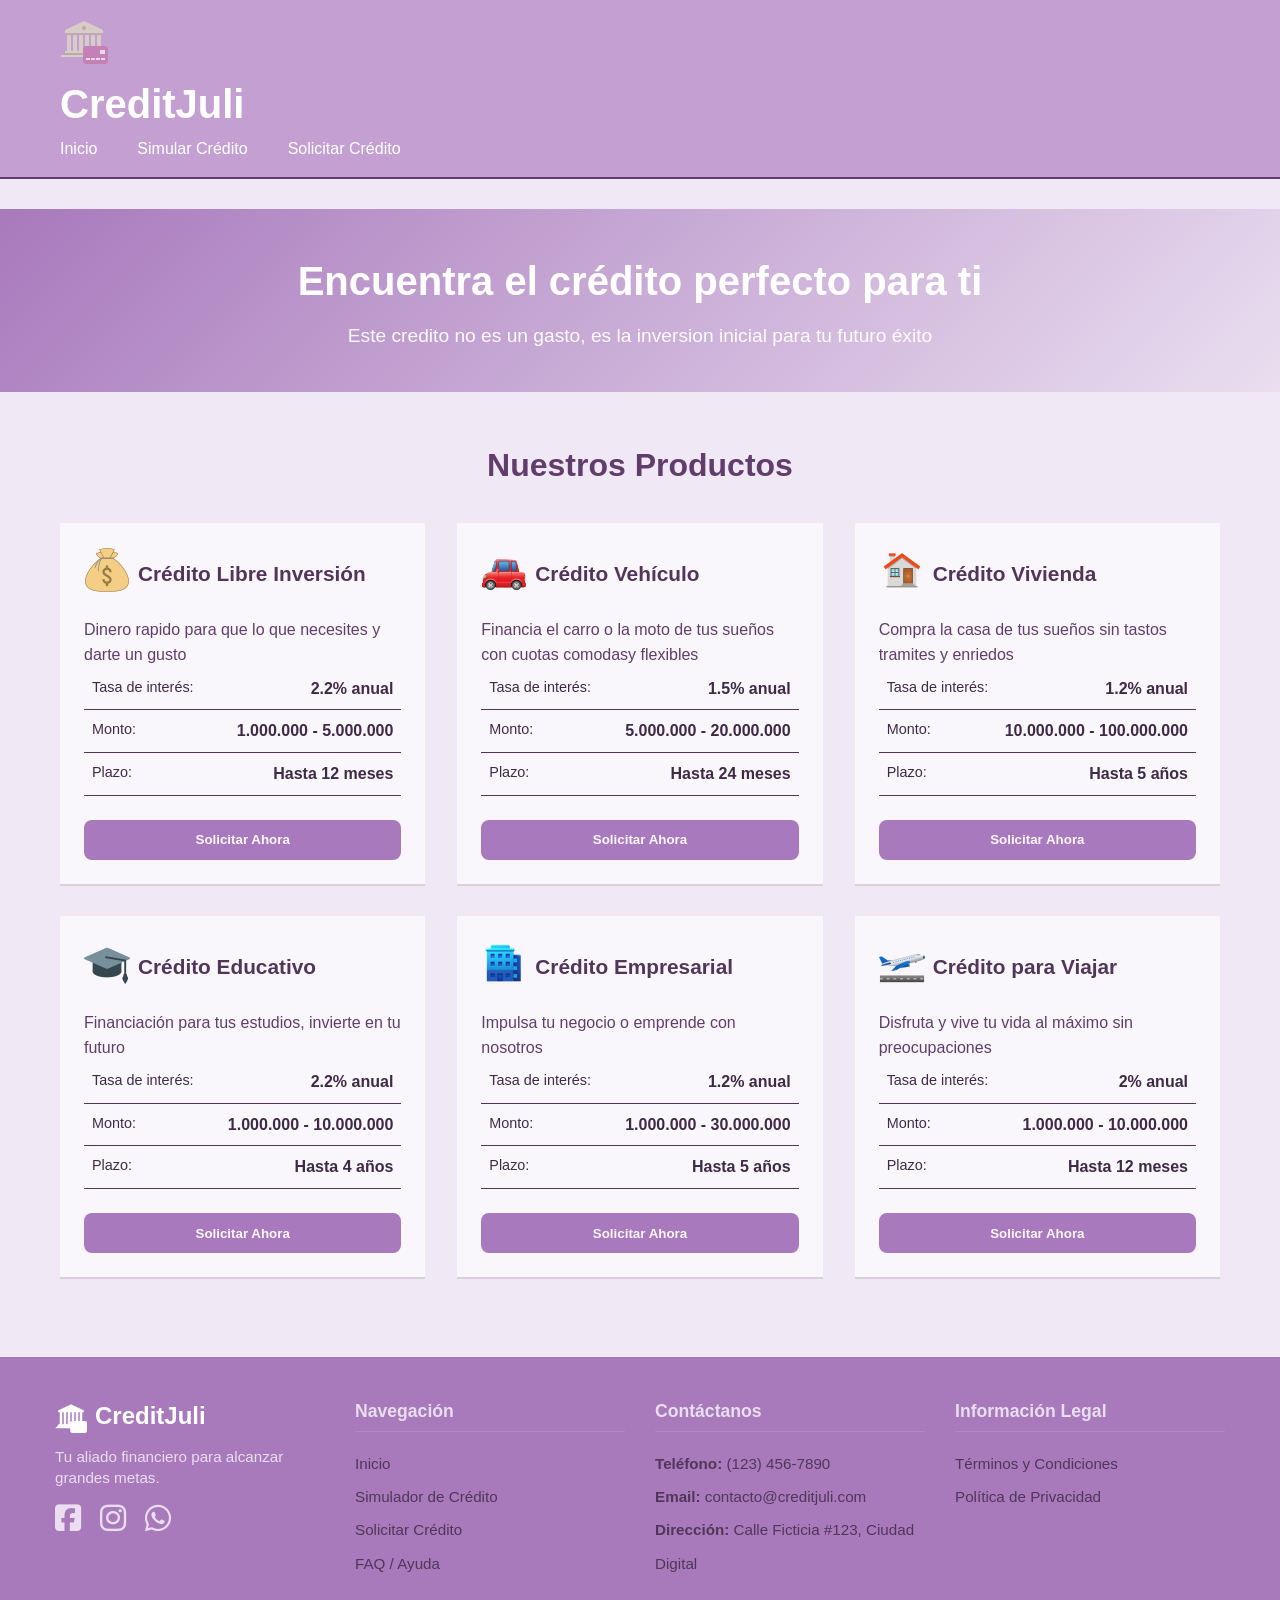
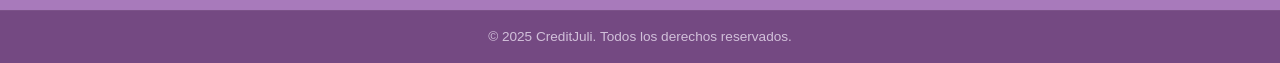
<file: index.html>
<!DOCTYPE html>
<html lang="en">
<head>
    <link rel="stylesheet" href="https://cdnjs.cloudflare.com/ajax/libs/font-awesome/6.5.1/css/all.min.css">
    <meta charset="UTF-8">
    <meta name="viewport" content="width=device-width, initial-scale=1.0">
    <title>CreditJuli</title>
    <link rel="stylesheet" href="./css/style.css">
</head>
    <!--Menu de Navegacion-->
    <!--Etiquetas Semanticas-->
    <nav class="navbar">
        <div class="container">
            <a href="index.html"class="logo-link">
                <img src="icons8-merchant-account-48.png"
                alt="CreditJuli"
                class="logo-imagen">
            </a>
            <h1 class="logo">CreditJuli</h1>
            <ul class="menu">
                <li><a href="index.html">Inicio</a></li>
                <li><a href="simulador.html">Simular Crédito</a></li>
                <li><a href="solicitar.html">Solicitar Crédito</a></li>
            </ul>
        </div>
    </nav>
    <!--Banner principal--> 
    <header class="hero"> 
        <div class="container"> 
            <h2>Encuentra el crédito perfecto para ti</h2>
            <p>Este credito no es un gasto, es la inversion inicial para tu futuro éxito</p>
        </div>
    </header>
    <!--Productos Crediticios-->
    <main class="container">
        <section class="credits-section">
            <h3>Nuestros Productos</h3>
            <div class="credits-grid">
                <!--credito 1-->
                <div class="credit-card">
                    <div class="card-header">
                        <a href="index.html"class="logo-link">
                            <img src="icons8-dollar-bag-46.png"
                            alt="Crédito Libre Inversión"
                            class="logo-imagen">
                        </a>
                    <h4>Crédito Libre Inversión
                    </h4>
                    </div>
                    <p>Dinero rapido para que lo que necesites y darte un gusto</p>
                    <div class="details">
                        <div class="detail-item">
                            <span class="label">Tasa de interés:</span>
                            <span class="value">2.2% anual</span>
                        </div>
                        <div class="detail-item">
                            <span class="label">Monto:</span>
                            <span class="value">1.000.000 - 5.000.000</span>
                        </div>
                        <div class="detail-item">
                            <span class="label">Plazo:</span>
                            <span class="value">Hasta 12 meses</span>
                        </div>
                    </div>
                    <button class="btn-primary">Solicitar Ahora</button>
                </div>


                <!--credito 2-->
                <div class="credit-card">
                    <div class="card-header">
                        <a href="index.html"class="logo-link">
                            <img src="icons8-car-46.png"
                            alt="Crédito Libre Inversión"
                            class="logo-imagen">
                        </a>
                    <h4>Crédito Vehículo
                    </h4>
                    </div>
                    <p>Financia el carro o la moto de tus sueños con cuotas comodasy flexibles</p>
                    <div class="details">
                        <div class="detail-item">
                            <span class="label">Tasa de interés:</span>
                            <span class="value">1.5% anual</span>
                        </div>
                        <div class="detail-item">
                            <span class="label">Monto:</span>
                            <span class="value">5.000.000 - 20.000.000</span>
                        </div>
                        <div class="detail-item">
                            <span class="label">Plazo:</span>
                            <span class="value">Hasta 24 meses</span>
                        </div>
                    </div>
                    <button class="btn-primary">Solicitar Ahora</button>
                </div>

                <!--credito 3-->
                <div class="credit-card">
                    <div class="card-header">
                        <a href="index.html"class="logo-link">
                            <img src="icons8-house-46.png"
                            alt="Crédito Libre Inversión"
                            class="logo-imagen">
                        </a>
                    <h4>Crédito Vivienda
                    </h4>
                    </div>
                    <p>Compra la casa de tus sueños sin  tastos tramites y enriedos</p>
                    <div class="details">
                        <div class="detail-item">
                            <span class="label">Tasa de interés:</span>
                            <span class="value">1.2% anual</span>
                        </div>
                        <div class="detail-item">
                            <span class="label">Monto:</span>
                            <span class="value">10.000.000 - 100.000.000</span>
                        </div>
                        <div class="detail-item">
                            <span class="label">Plazo:</span>
                            <span class="value">Hasta 5 años</span>
                        </div>
                    </div>
                    <button class="btn-primary">Solicitar Ahora</button>
                </div>

                <!--credito 4-->
                <div class="credit-card">
                    <div class="card-header">
                        <a href="index.html"class="logo-link">
                            <img src="icons8-education-46.png"
                            alt="Crédito Libre Inversión"
                            class="logo-imagen">
                        </a>
                    <h4>Crédito Educativo
                    </h4>
                    </div>
                    <p>Financiación para tus estudios, invierte en tu futuro</p>
                    <div class="details">
                        <div class="detail-item">
                            <span class="label">Tasa de interés:</span>
                            <span class="value">2.2% anual</span>
                        </div>
                        <div class="detail-item">
                            <span class="label">Monto:</span>
                            <span class="value">1.000.000 - 10.000.000</span>
                        </div>
                        <div class="detail-item">
                            <span class="label">Plazo:</span>
                            <span class="value">Hasta 4 años</span>
                        </div>
                    </div>
                    <button class="btn-primary">Solicitar Ahora</button>
                </div>

                <!--credito 5-->
                <div class="credit-card">
                    <div class="card-header">
                        <a href="index.html"class="logo-link">
                            <img src="icons8-company-46 (1).png"
                            alt="Crédito Libre Inversión"
                            class="logo-imagen">
                        </a>
                    <h4>Crédito Empresarial
                    </h4>
                    </div>
                    <p>Impulsa tu negocio o emprende con nosotros</p>
                    <div class="details">
                        <div class="detail-item">
                            <span class="label">Tasa de interés:</span>
                            <span class="value">1.2% anual</span>
                        </div>
                        <div class="detail-item">
                            <span class="label">Monto:</span>
                            <span class="value">1.000.000 - 30.000.000</span>
                        </div>
                        <div class="detail-item">
                            <span class="label">Plazo:</span>
                            <span class="value">Hasta 5 años</span>
                        </div>
                    </div>
                    <button class="btn-primary">Solicitar Ahora</button>
                </div>

                 <!--credito 6-->
                 <div class="credit-card">
                    <div class="card-header">
                        <a href="index.html"class="logo-link">
                            <img src="icons8-plane-46.png"
                            alt="Crédito Libre Inversión"
                            class="logo-imagen">
                        </a>
                    <h4>Crédito para Viajar
                    </h4>
                    </div>
                    <p>Disfruta y vive tu vida al máximo sin preocupaciones</p>
                    <div class="details">
                        <div class="detail-item">
                            <span class="label">Tasa de interés:</span>
                            <span class="value">2% anual</span>
                        </div>
                        <div class="detail-item">
                            <span class="label">Monto:</span>
                            <span class="value">1.000.000 - 10.000.000</span>
                        </div>
                        <div class="detail-item">
                            <span class="label">Plazo:</span>
                            <span class="value">Hasta 12 meses</span>
                        </div>
                    </div>
                <!-- solisitar credito -->
                    <button class="btn-primary">Solicitar Ahora</button>
                </div>
            </div>
            </section>
        </section>
    </main>
    <footer>
        <div class="container footer-grid">
            <div class="footer-info">
                <a href="index.html" class="logo-link">
                    <img src="icons8-merchant-account-48.png" alt="CreditJuli" class="logo-imagen">
                    <h1 class="logo">CreditJuli</h1>
                </a>
                <p class="footer-tagline">Tu aliado financiero para alcanzar grandes metas.</p>
                <div class="social-links">
                    <a href="#"><i class="fa-brands fa-square-facebook"></i></a>
                    <a href="#"><i class="fa-brands fa-instagram"></i></a>
                    <a href="https://wa.me/573001234567" target="_blank"><i class="fa-brands fa-whatsapp"></i></a>
                </div>
            </div>
            
            <div class="footer-links">
                <h4>Navegación</h4>
                <ul>
                    <li><a href="index.html">Inicio</a></li>
                    <li><a href="simulador.html">Simulador de Crédito</a></li>
                    <li><a href="solicitar.html">Solicitar Crédito</a></li>
                    <li><a href="#">FAQ / Ayuda</a></li>
                </ul>
            </div>
            
            <div class="footer-contact">
                <h4>Contáctanos</h4>
                <p><strong>Teléfono:</strong> (123) 456-7890</p>
                <p><strong>Email:</strong> contacto@creditjuli.com</p>
                <p><strong>Dirección:</strong> Calle Ficticia #123, Ciudad Digital</p>
            </div>
            
            <div class="footer-legal">
                <h4>Información Legal</h4>
                <ul>
                    <li><a href="#">Términos y Condiciones</a></li>
                    <li><a href="#">Política de Privacidad</a></li>
                </ul>
            </div>
        </div>
        
        <div class="footer-bottom">
            <p>&copy; 2025 CreditJuli. Todos los derechos reservados.</p>
        </div>
    </footer>
</body>
</html>
</file>
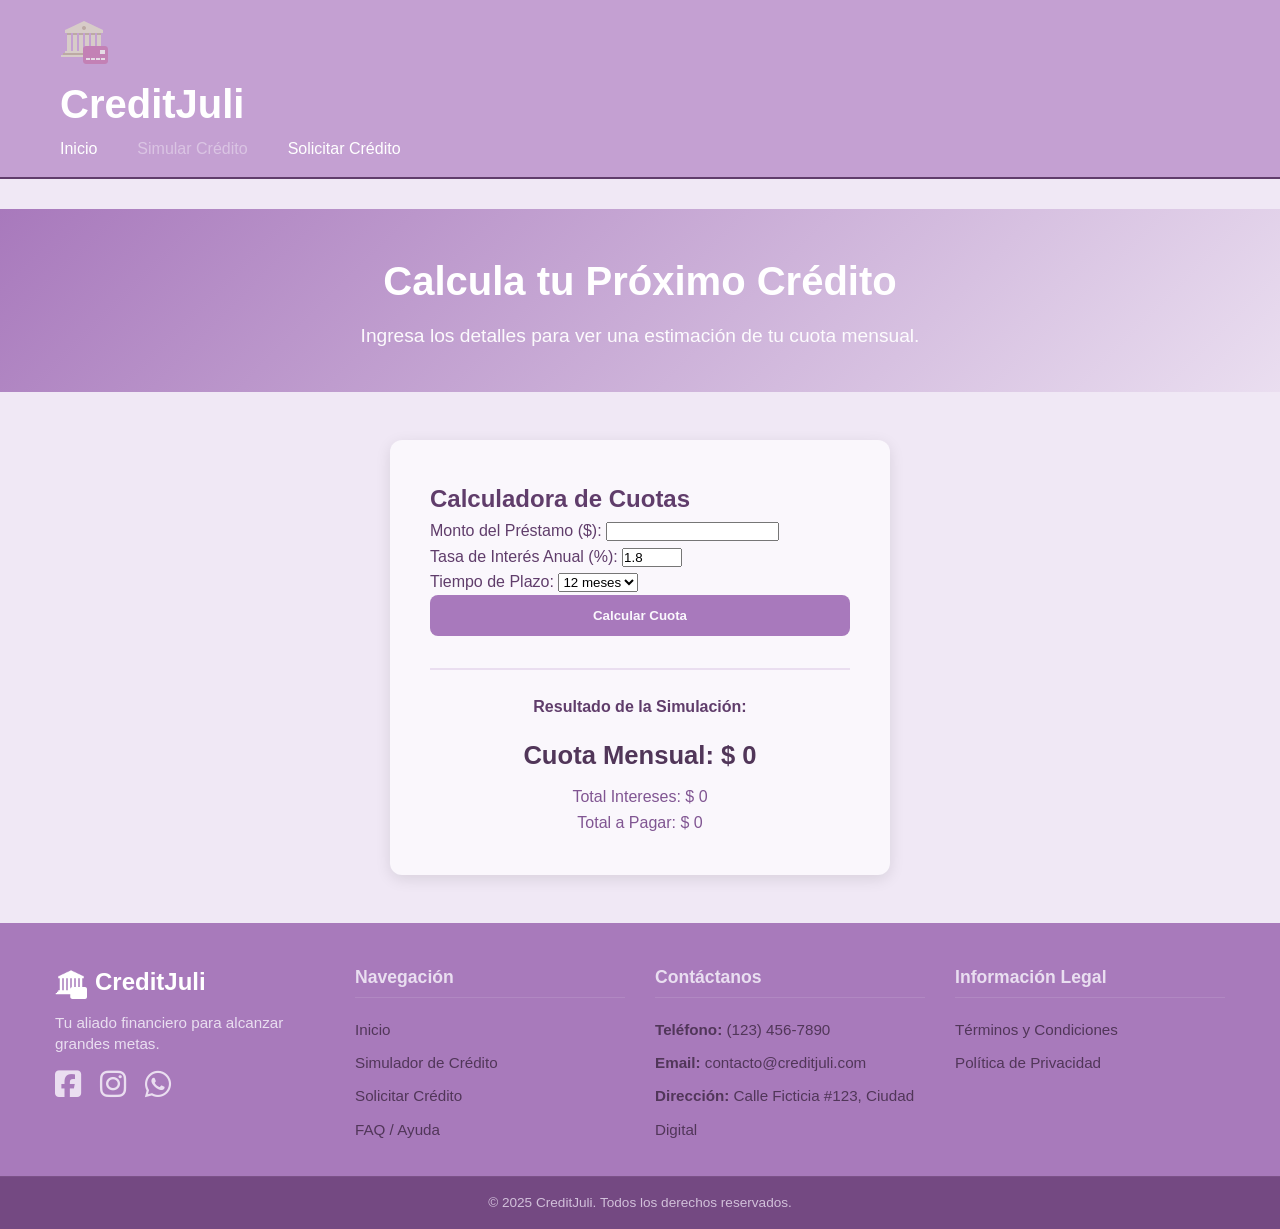
<file: simulador.html>
<!DOCTYPE html>
<html lang="es">
<head>
    <link rel="stylesheet" href="https://cdnjs.cloudflare.com/ajax/libs/font-awesome/6.5.1/css/all.min.css">
    <meta charset="UTF-8">
    <meta name="viewport" content="width=device-width, initial-scale=1.0">
    <title>Simular Crédito - CreditJuli</title>
    <link rel="stylesheet" href="./css/style.css">
</head>
<body>
    <nav class="navbar">
        <div class="container">
            <a>
                <img src="icons8-merchant-account-48.png" alt="CreditJuli" class="logo-imagen">
                <h1 class="logo">CreditJuli</h1>
            </a>
            <ul class="menu">
                <li><a href="index.html">Inicio</a></li>
                <li><a href="simulador.html" class="active">Simular Crédito</a></li>
                <li><a href="solicitar.html">Solicitar Crédito</a></li>
            </ul>
        </div>
    </nav>

    <header class="hero"> 
        <div class="container"> 
            <h2>Calcula tu Próximo Crédito</h2>
            <p>Ingresa los detalles para ver una estimación de tu cuota mensual.</p>
        </div>
    </header>

    <main class="container simulator-main">
        <div class="simulator-card">
            <h2>Calculadora de Cuotas</h2>
            
            <div class="form-group">
                <label for="monto">Monto del Préstamo ($):</label>
                <input type="number" id="monto" value="monto_solicitado" min="500000" required>
            </div>

            <div class="form-group">
                <label for="tasa">Tasa de Interés Anual (%):</label>
                <input type="number" id="tasa" value="1.8" step="1.0" min="1" max="30" required>
            </div>

            <div class="form-group">
                <label for="plazo">Tiempo de Plazo:</label>
                <select id="plazo" required>
                    <option value="12" selected>12 meses</option>
                    <option value="24">24 meses</option>
                    <option value="36">36 meses</option>
                    <option value="4">4 años</option>
                    <option value="5">5 años</option>
                </select>
            </div>

            <button onclick="calcularCuota()" class="btn-primary">Calcular Cuota</button>

            <div id="resultado" class="simulation-results">
                <h4>Resultado de la Simulación:</h4>
                <p id="cuota-mensual" class="result-value">Cuota Mensual: $ 0</p>
                <p id="total-intereses" class="result-value-small">Total Intereses: $ 0</p>
                <p id="total-pagar" class="result-value-small">Total a Pagar: $ 0</p>
            </div>
            
        </div>
    </main>
    <footer>
    <div class="container footer-grid">
        <div class="footer-info">
            <a href="index.html" class="logo-link">
                <img src="icons8-merchant-account-48.png" alt="CreditJuli" class="logo-imagen">
                <h1 class="logo">CreditJuli</h1>
            </a>
            <p class="footer-tagline">Tu aliado financiero para alcanzar grandes metas.</p>
            <div class="social-links">
                <a href="#"><i class="fa-brands fa-square-facebook"></i></a>
                <a href="#"><i class="fa-brands fa-instagram"></i></a>
                <a href="https://wa.me/573001234567" target="_blank"><i class="fa-brands fa-whatsapp"></i></a>
            </div>
        </div>
        
        <div class="footer-links">
            <h4>Navegación</h4>
            <ul>
                <li><a href="index.html">Inicio</a></li>
                <li><a href="simulador.html">Simulador de Crédito</a></li>
                <li><a href="solicitar.html">Solicitar Crédito</a></li>
                <li><a href="#">FAQ / Ayuda</a></li>
            </ul>
        </div>
        
        <div class="footer-contact">
            <h4>Contáctanos</h4>
            <p><strong>Teléfono:</strong> (123) 456-7890</p>
            <p><strong>Email:</strong> contacto@creditjuli.com</p>
            <p><strong>Dirección:</strong> Calle Ficticia #123, Ciudad Digital</p>
        </div>
        
        <div class="footer-legal">
            <h4>Información Legal</h4>
            <ul>
                <li><a href="#">Términos y Condiciones</a></li>
                <li><a href="#">Política de Privacidad</a></li>
            </ul>
        </div>
    </div>
    
    <div class="footer-bottom">
        <p>&copy; 2025 CreditJuli. Todos los derechos reservados.</p>
    </div>
    
</footer>

</body>
</html>
</file>
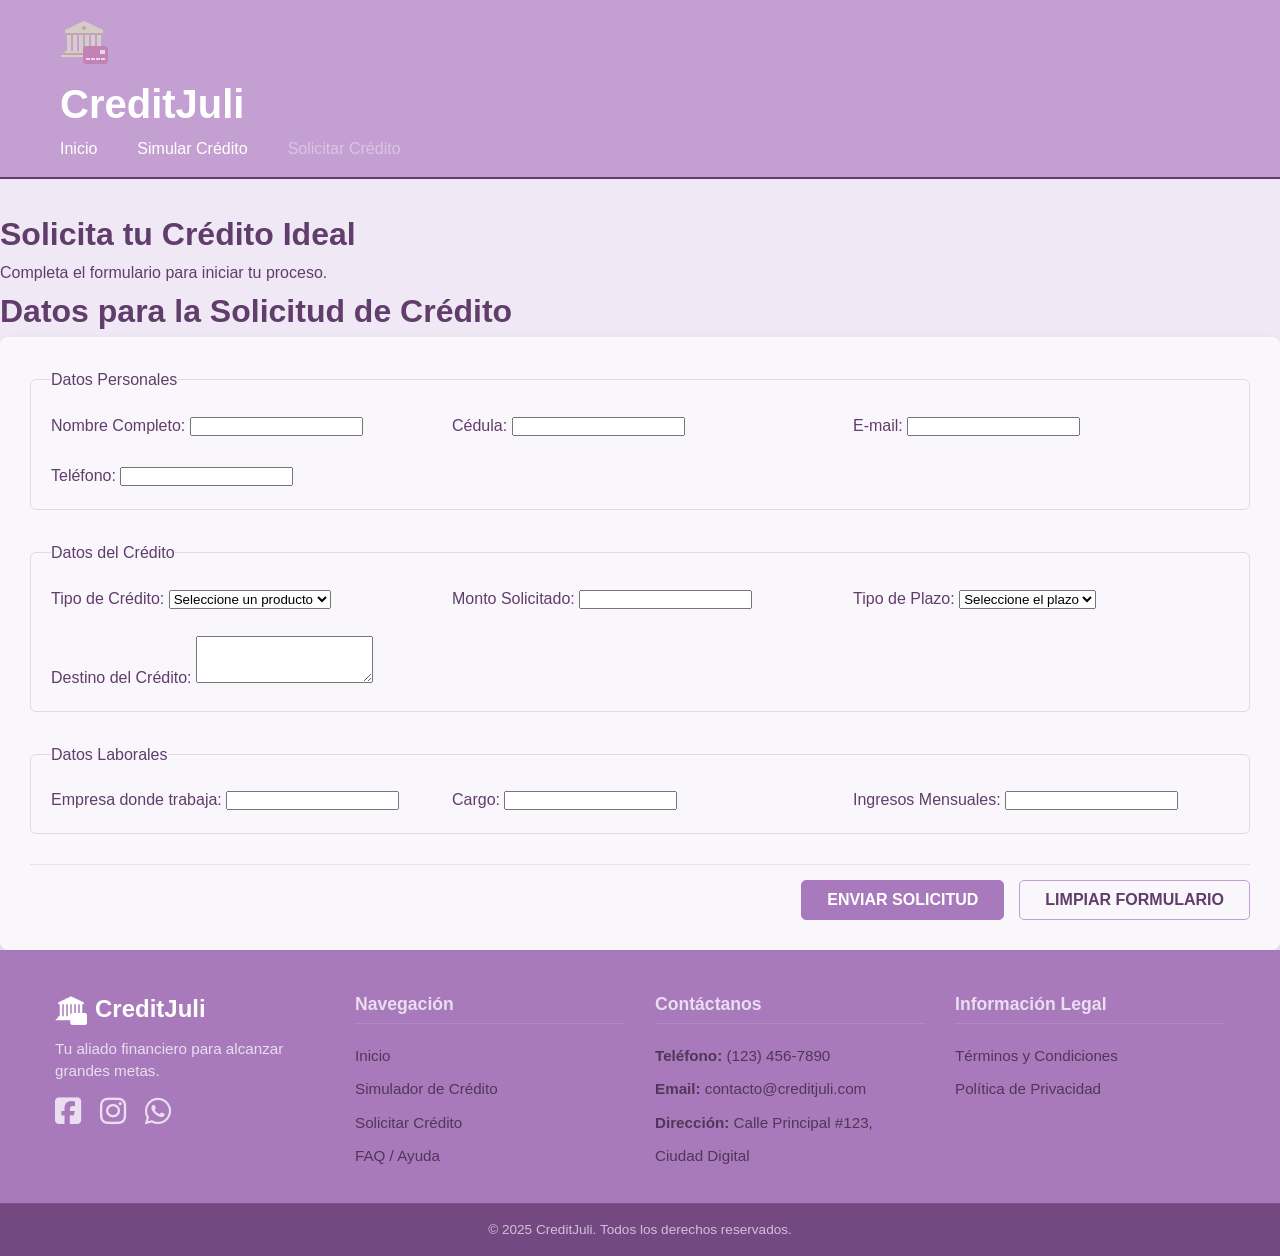
<file: solicitar.html>
<!DOCTYPE html>
<html lang="es">
<head>
    <link rel="stylesheet" href="https://cdnjs.cloudflare.com/ajax/libs/font-awesome/6.5.1/css/all.min.css">
    <meta charset="UTF-8">
    <meta name="viewport" content="width=device-width, initial-scale=1.0">
    <title>Solicitar Crédito - CreditJuli</title>
    <link rel="stylesheet" href="./css/style.css">
</head>
<body>
    <nav class="navbar">
        <div class="container">
            <a>
                <img src="icons8-merchant-account-48.png"
                alt="CreditJuli"
                class="logo-imagen">
                <h1 class="logo">CreditJuli</h1> </a>
            <ul class="menu">
                <li><a href="index.html">Inicio</a></li>
                <li><a href="simulador.html">Simular Crédito</a></li>
                <li><a href="solicitar.html" class="active">Solicitar Crédito</a></li> </ul>
        </div>
    </nav>

    <div class="banner-solicitar">
        <h1>Solicita tu Crédito Ideal</h1>
        <p>Completa el formulario para iniciar tu proceso.</p>
    </div>

    <div class="main-content form-container">
        <h1>Datos para la Solicitud de Crédito</h1>
        <form class="credit-form" action="procesar-solicitud" method="POST">

            <fieldset>
                <legend>Datos Personales</legend>
                <div class="form-group">
                <label for="nombre">Nombre Completo:</label>
                <input type="text" id="nombre" name="nombre" required>
                </div> 
                <div class="form-group">
                <label for="cedula">Cédula:</label>
                <input type="text" id="cedula" name="cedula" required>
                </div>
                <div class="form-group">
                <label for="email">E-mail:</label>
                <input type="email" id="email" name="email" required>
                </div>
                <div class="form-group">
                <label for="telefono">Teléfono:</label>
                <input type="tel" id="telefono" name="telefono" required>
                </div> 
            </fieldset>

            <fieldset>
                <legend>Datos del Crédito</legend>
                
                <div class="form-group">
                    <label for="tipo_credito">Tipo de Crédito:</label>
                    <select id="tipo_credito" name="tipo_credito" required>
                            <option value="">Seleccione un producto</option>
                            <option value="libreInversion">Crédito Libre Inversión</option>
                            <option value="vehiculo">Crédito Vehículo</option>
                            <option value="vivienda">Crédito Vivienda</option>
                            <option value="educativo">Crédito Educativo</option>
                            <option value="empresarial">Crédito Empresarial</option>
                            <option value="para_viajar">Crédito Para Viajar</option>
                        </select>
                </div>
                
                <div class="form-group">
                    <label for="monto_solicitado">Monto Solicitado:</label>
                    <input type="number" id="monto_solicitado" name="monto_solicitado" min="500000" required>
                </div>
                
                <div class="form-group">
                    <label for="plazo_meses">Tipo de Plazo:</label>
                    <select id="plazo_meses" name="plazo_meses" required>
                        <option value="">Seleccione el plazo</option>
                        <option value="12">12 meses</option>
                        <option value="24">24 meses</option>
                        <option value="36">36 meses</option>
                        <option value="5">5 años</option>
                        <option value="4">4 años</option>
                    </select>
                </div>
                
                <div class="form-group full-width-field"> 
                    <label for="destino_credito">Destino del Crédito:</label>
                    <textarea id="destino_credito" name="destino_credito" rows="3" required></textarea>
                </div>
            </fieldset>
            
            <fieldset>
                
                <legend>Datos Laborales</legend>
                <div class="form-group">
                <label for="empresa">Empresa donde trabaja:</label>
                <input type="text" id="empresa" name="empresa">
                </div>
                <div class="form-group">
                <label for="cargo">Cargo:</label>
                <input type="text" id="cargo" name="cargo">
                </div>
                <div class="form-group">
                <label for="ingresos">Ingresos Mensuales:</label>
                <input type="number" id="ingresos" name="ingresos" min="0">
                </div>
            </fieldset>

            <div class="form-actions">
                <button type="submit" class="btn primary">Enviar Solicitud</button>
                <button type="reset" class="btn secondary">Limpiar Formulario</button>
            </div>
        </form>
    </div>
<footer>
    <div class="container footer-grid">
        <div class="footer-info">
            <a href="index.html" class="logo-link">
                <img src="icons8-merchant-account-48.png" alt="CreditJuli" class="logo-imagen">
                <h1 class="logo">CreditJuli</h1>
            </a>
            <p class="footer-tagline">Tu aliado financiero para alcanzar grandes metas.</p>
            <div class="social-links">
                <a href="#"><i class="fa-brands fa-square-facebook"></i></a>
                <a href="#"><i class="fa-brands fa-instagram"></i></a>
                <a href="https://wa.me/573001234567" target="_blank"><i class="fa-brands fa-whatsapp"></i></a>
            </div>
        </div>
        
        <div class="footer-links">
            <h4>Navegación</h4>
            <ul>
                <li><a href="index.html">Inicio</a></li>
                <li><a href="simulador.html">Simulador de Crédito</a></li>
                <li><a href="solicitar.html">Solicitar Crédito</a></li>
                <li><a href="#">FAQ / Ayuda</a></li>
            </ul>
        </div>
        
        <div class="footer-contact">
            <h4>Contáctanos</h4>
            <p><strong>Teléfono:</strong> (123) 456-7890</p>
            <p><strong>Email:</strong> contacto@creditjuli.com</p>
            <p><strong>Dirección:</strong> Calle Principal #123, Ciudad Digital</p>
        </div>
        
        <div class="footer-legal">
            <h4>Información Legal</h4>
            <ul>
                <li><a href="#">Términos y Condiciones</a></li>
                <li><a href="#">Política de Privacidad</a></li>
            </ul>
        </div>
    </div>
    
    <div class="footer-bottom">
        <p>&copy; 2025 CreditJuli. Todos los derechos reservados.</p>
    </div>
</footer>

    </body>
</html>
</file>
<file: css/style.css>
/*Estilos generales*/
* {
    margin: 0;
    padding: 0;
    box-sizing: border-box;

} 
body{
    font-family: "segoe IU", Arial, sans-serif;
    background-color: #f0e8f5;
    color: #603d6b;
    line-height: 1.6;
}
.container{
    max-width: 1200px;
    margin: 0 auto;
    padding: 0 20px;
}


/*Navegacion*/
.navbar{
    background-color: #c4a0d2;
    padding: 1rem 0;
    box-shadow: 0 2px;
    margin-bottom: 2rem;
}

.logo{
    color: white;
    font-size: 2.5rem;
}

.menu{
    display: flex;
    list-style: none;
    gap: 2.5rem;
}

.menu a{
    color: white;
    text-decoration: none;
    font-weight: 500;
    transition: color 0.3s;
}

.menu a:hover,
.menu a.active {
    color: #dac4e3;
}

/*Banner principal - hero*/

.hero{
    background: linear-gradient(135deg, #a879bc 0%, #eadef0 100%);
    color: white;
    padding: 2.5rem 0;
    text-align: center;
}

.hero h2{
    font-size: 2.5rem;
    margin-bottom: 0.5rem;
}

.hero p{
    font-size: 1.2rem;
    opacity: 0.95;
}

.credits-section {
    padding: 3rem 0;
}

.credits-section h3{
    font-size: 2rem;
    color: #603d6b;
    margin-bottom: 2rem;
    text-align: center;
}

.credits-grid{
    display: grid;
    grid-template-columns: repeat(auto-fill, minmax(320px,1fr));
    gap: 2rem;
    margin-bottom: 2rem;
}

.credit-card{
    background: #faf7fc;
    border-radius: 12;
    padding: 1.5rem;
    box-shadow: 0 2px rgba(0, 0, 0, 0.1) ;
    transition: transform 0.3s, box-shadow 0.3s;
}

.credit-card:hover{
    transform: translate(-px);
    box-shadow: 0 4px 15 rgba(30, 58, 138, 0.2);
}

.card-header{
    display: flex;
    align-items: center;
    gap: 0.5rem;
    margin-bottom: 1rem;
}

.icon{
    font-size: 2rem;
}

.card-header h4{
    font-size: 1.3rem;
    color: #513659;
}

.details{
    margin-bottom: 1.5rem;
}

.detail-item{
    display: flex;
    justify-content: space-between;
    padding: 0.5rem;
    border-bottom: 1px solid #513659;
}

.label{
    color: #3f2a46;
    font-size: 0.9rem;
}

.value{
    font-weight: 600;
    color: #3f2a46;
}

.highlight {
    color: #a879bc;
    font-size: 1.1rem;
    font-weight: bold;
}

.btn-primary{
    background-color: #a879bc;
    color: #faf7fc;
    cursor: pointer;
    width: 100%;
    border: none;
    padding: 0.8rem;
    border-radius: 8px;
    font-weight: 600;
    transition: all 0.3rem;
}

.btn-primary:hover{
    background-color: #805592;
}

/* FIN DE LA PAGINA INDEX*/

/*Estilos Simulador */

.simulator-main {
    padding: 3rem 0;
    display: flex;
    justify-content: center; /* Centrar la tarjeta en la página */
}

.simulator-card {
    background: #faf7fc;
    border-radius: 12px;
    padding: 2.5rem;
    box-shadow: 0 4px 15px rgba(0, 0, 0, 0.1);
    max-width: 500px; /* Ancho fijo para el simulador */
    width: 100%;
    margin: 0 auto;
}

.simulator-card h3 {
    text-align: center;
    color: #a879bc;
    margin-bottom: 2rem;
    font-size: 1.8rem;
}

/* Reutilizamos .form-group  */

.simulation-results {
    margin-top: 2rem;
    padding-top: 1.5rem;
    border-top: 2px solid #eadef0;
    text-align: center;
}

.simulation-results h4 {
    color: #603d6b;
    margin-bottom: 1rem;
}

.result-value {
    font-size: 1.6rem;
    font-weight: bold;
    color: #513659; 
    margin-bottom: 0.5rem;
}

.result-value-small {
    font-size: 1rem;
    color: #805592;
}

/*fin del simulador*/


/* Estructura de solicitar*/

.credit-form {
    /* Mantenemos el estilo de tarjeta y sombreado */
    background: #faf7fc;
    padding: 30px;
    border-radius: 8px;
    box-shadow: 0 4px 10px rgba(0, 0, 0, 0.1);
}

/* CAMBIO CLAVE: Aplicar CSS Grid a los fieldsets */
.credit-form fieldset {
    border: 1px solid #dcdcdc;
    border-radius: 6px;
    padding: 20px;
    margin-bottom: 30px;
    
    /* Configuración Grid para 2 columnas en escritorios */
    display: grid; 
    grid-template-columns: repeat(auto-fit, minmax(300px, 1fr)); 
    gap: 25px; 
}

/* Campos que Ocupan Todo el Ancho (Responsivo)*/


.full-width-field {
    grid-column: 1 / -1; 
}


/*  Espaciado y Distribución de la Sección de Botones */

.form-actions {
  
    margin-top: 30px; 
    padding-top: 15px; 
    border-top: 1px solid #eadef0; 
    
    display: flex; 
    justify-content: flex-end;
    gap: 15px; 
}

/*  Ajuste de los Estilos de Botón  */

.btn {
    padding: 10px 25px; 
    width: auto; 
    min-width: 150px; 
    border-radius: 5px; 
    font-size: 1rem;
    text-transform: uppercase;
    font-weight: 600;
    transition: background-color 0.3s, transform 0.1s;
}

/* Estilos de Botones (Asegurando la paleta morada) */

.btn.primary {
    background-color: #a879bc; 
    color: white;
    border: 1px solid #a879bc;
}

.btn.primary:hover {
    background-color: #603d6b; 
    border-color: #603d6b;
    transform: translateY(-1px);
}

.btn.secondary {
    background-color: transparent;
    color: #603d6b;
    border: 1px solid #c4a0d2; 
}

.btn.secondary:hover {
    background-color: #f0e8f5; 
    color: #603d6b;
}
/* Fin de Solicitar*/


/* FOOTER */

footer {
    background-color: #a87abb; 
    color: #e9def0; 
    padding-top: 40px;
    font-size: 0.95rem;
}

/* Estructura del grid (cuadrícula) del footer */
.footer-grid {
    display: grid;
    grid-template-columns: repeat(auto-fit, minmax(200px, 1fr)); 
    gap: 30px;
    margin-bottom: 30px;
    padding: 0 15px;
}

/* Estilos de las cabeceras de columna */
.footer-grid h4 {
    color: #e9def0; 
    font-size: 1.1rem;
    margin-bottom: 15px;
    border-bottom: 1px solid rgba(255, 255, 255, 0.1);
    padding-bottom: 5px;
}

/* Estilos del Logo en el Footer */
.footer-info .logo-link {
    display: flex;
    align-items: center;
    text-decoration: none;
    margin-bottom: 10px;
}

.footer-info .logo {
    color: white;
    font-size: 1.5rem;
}

.footer-info .logo-imagen {
    width: 32px; 
    height: 32px;
    margin-right: 8px;
    filter: brightness(0) invert(1); 
}

.footer-tagline {
    margin-top: 10px;
    margin-bottom: 15px;
    line-height: 1.4;
}

/* Estilos de los enlaces (listas) */
.footer-links ul, .footer-legal ul {
    list-style: none;
    padding: 0;
    margin: 0;
}

.footer-links a, .footer-legal a, .footer-contact p {
    color: #513659;
    text-decoration: none;
    line-height: 2.2; 
    transition: color 0.3s;
}

.footer-links a:hover, .footer-legal a:hover {
    color: #a879bc; 
}

/* Estilos de los íconos sociales */
.social-links img {
    width: 28px;
    margin-right: 10px;
    opacity: 0.7;
    transition: opacity 0.3s;
}

.social-links a:hover img {
    opacity: 1;
}

/* Barra de copyright inferior */
.footer-bottom {
    background-color: #744982; 
    text-align: center;
    padding: 15px 0;
    margin-top: 20px;
    border-top: 1px solid rgba(255, 255, 255, 0.05);
}

.footer-bottom p {
    margin: 0;
    font-size: 0.85rem;
    opacity: 0.8;
}

/* Ajustes responsivos para pantallas pequeñas */
@media (max-width: 768px) {
    .footer-grid {
        grid-template-columns: 1fr 1fr; 
    }
}

@media (max-width: 480px) {
    .footer-grid {
        grid-template-columns: 1fr; 
        text-align: center;
    }
    .footer-info .logo-link {
        justify-content: center;
    }
    .footer-grid h4 {
        margin-top: 20px;
    }
}
.social-links i {
    font-size: 30px; /* Tamaño del ícono */
    color: #eadef0; /* Color claro para que se vean en el footer */
    margin-right: 15px;
    transition: color 0.3s;
}
.social-links i:hover {
    color: #a879bc; /* Resaltado al pasar el mouse */
}
</file>
